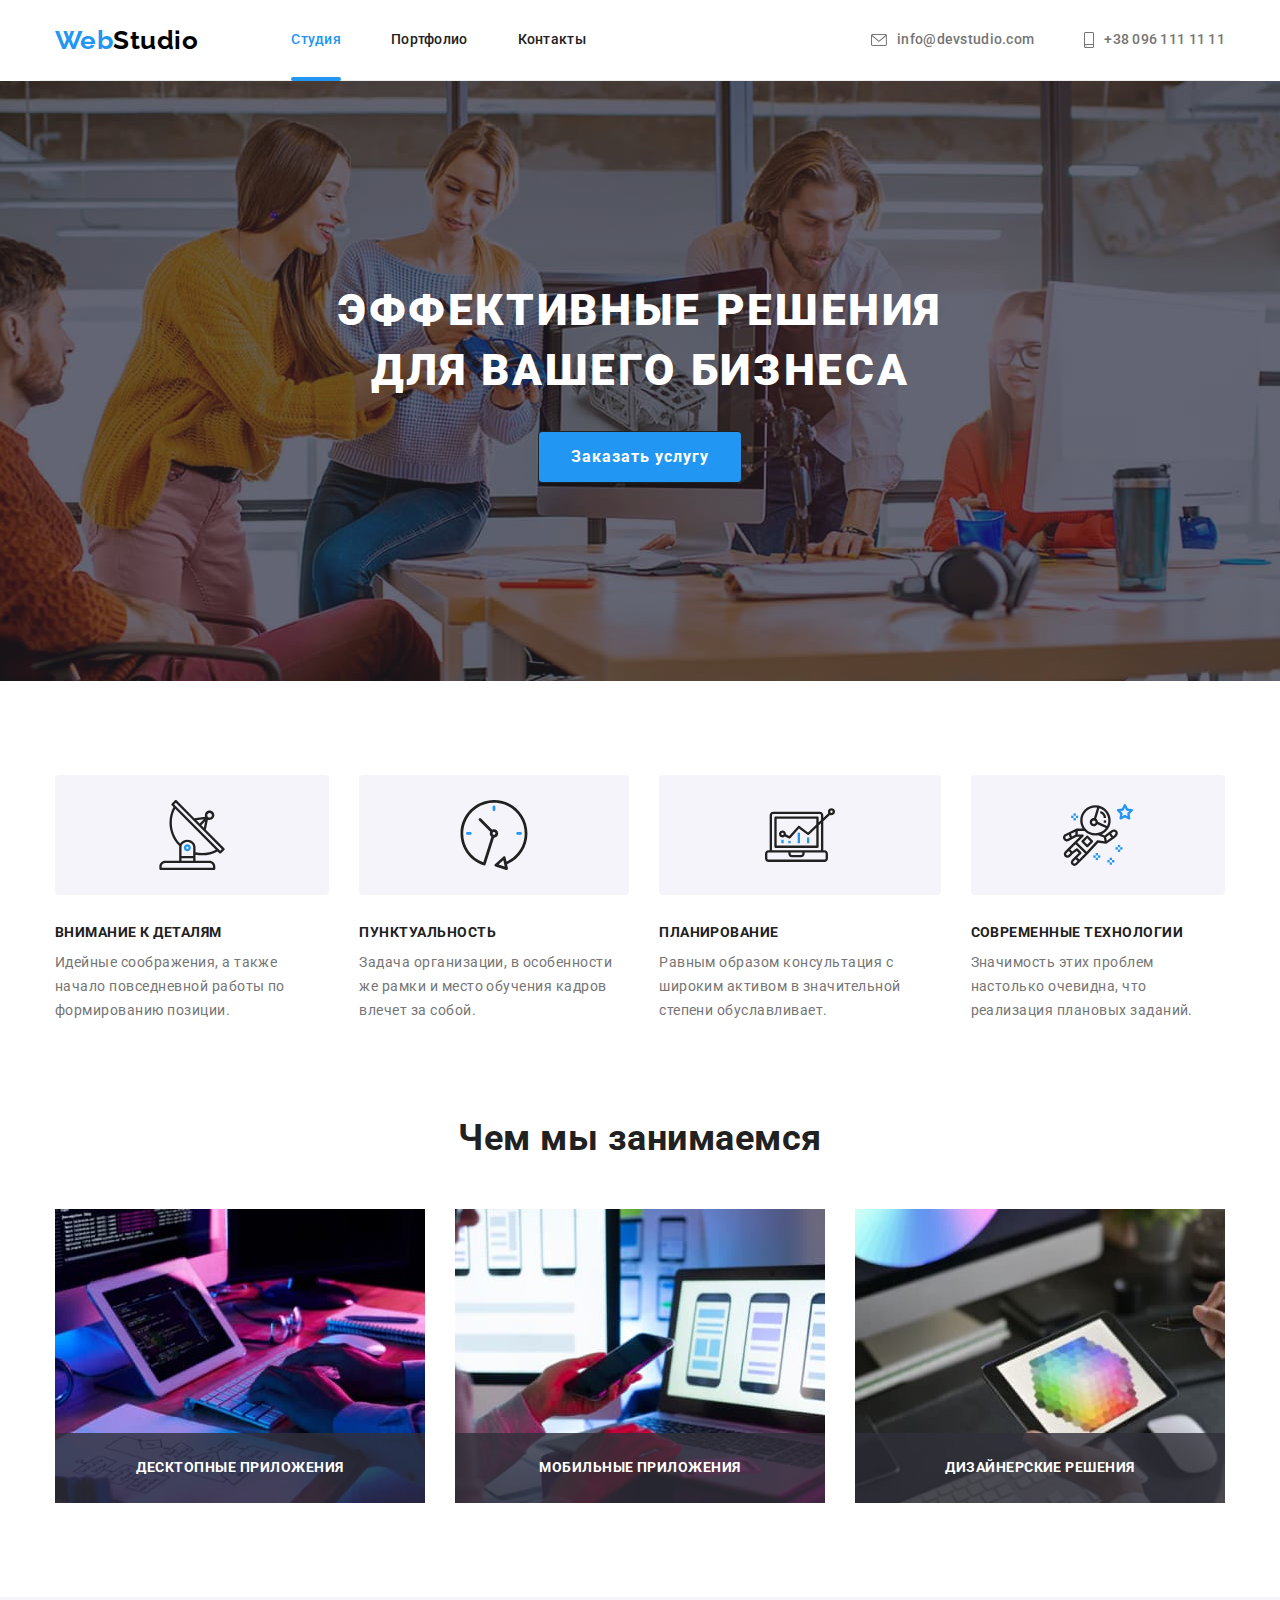
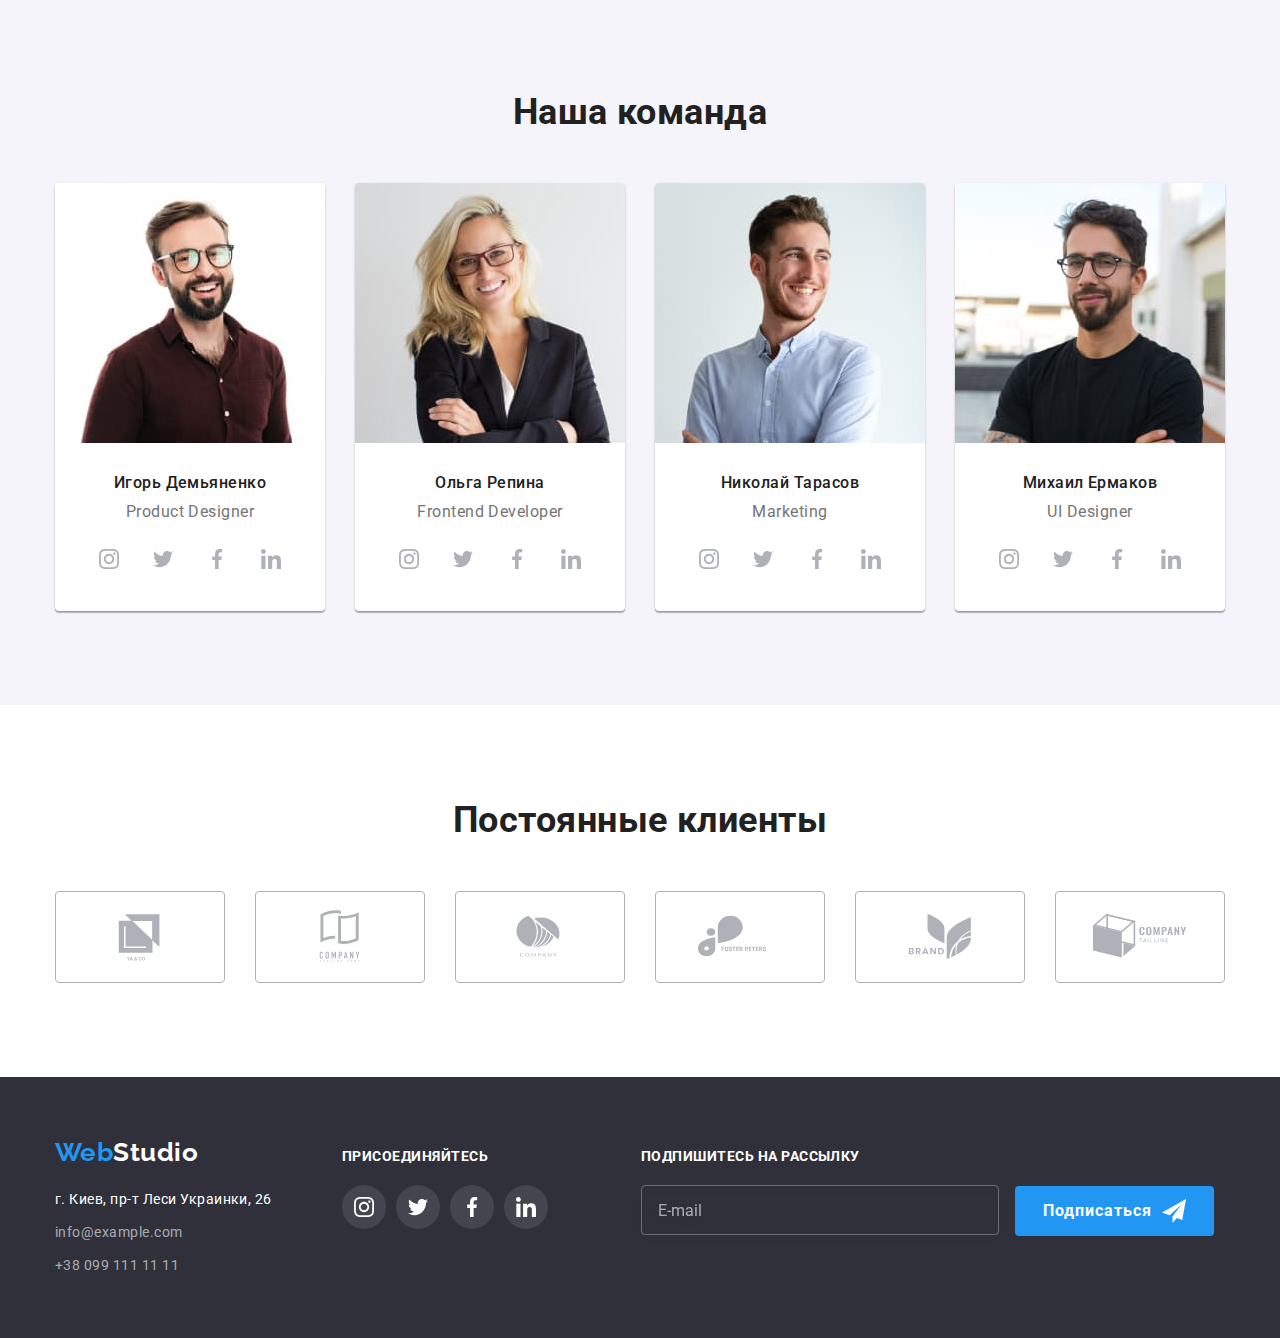
<file: index.html>
<!DOCTYPE html>
<html lang="ru">
  <head>
    <meta charset="UTF-8" />
    <meta http-equiv="X-UA-Compatible" content="IE=edge" />
    <meta name="viewport" content="width=device-width, initial-scale=1.0" />
    <title>Web Studio</title>
    <link
      href="https://fonts.googleapis.com/css2?family=Raleway:wght@700&family=Roboto:wght@400;500;700;900&display=swap"
      rel="stylesheet"
    />
    <link
      rel="stylesheet"
      href="https://cdnjs.cloudflare.com/ajax/libs/modern-normalize/1.0.0/modern-normalize.min.css"
    />
    <link rel="stylesheet" href="./css/main.min.css" />
  </head>
  <body>
    <!--Шапка сайта-->
    <header class="header">
      <div class="header__container">
        <a href="" class="header__logo logo"><span class="logo__accent">Web</span>Studio</a>
        <nav class="header__site-nav">
          <ul class="site-nav__list">
            <li class="site-nav__item"><a href="" class="site-nav__link current">Студия</a></li>
            <li class="site-nav__item">
              <a href="./portfolio.html" class="site-nav__link">Портфолио</a>
            </li>
            <li class="site-nav__item"><a href="" class="site-nav__link">Контакты</a></li>
          </ul>
        </nav>
        <ul class="contact-nav__list">
          <li class="contact-nav__item">
            <a href="mailto:info@devstudio.com" class="contact-nav__link">
              <svg class="contact-nav__icon" width="16" height="12">
                <use href="./images/icons.svg#icon-envelope"></use>
              </svg>
              info@devstudio.com</a
            >
          </li>
          <li class="contact-nav__item">
            <a href="tel:+380961111111" class="contact-nav__link">
              <svg class="contact-nav__icon" width="10" height="16">
                <use href="./images/icons.svg#icon-smartphone"></use>
              </svg>
              +38 096 111 11 11</a
            >
          </li>
        </ul>
      </div>
    </header>
    <!--Герой-->
    <main>
      <section class="hero">
        <div class="hero__container">
          <h1 class="hero__title">Эффективные решения для вашего бизнеса</h1>
          <button type="button" class="hero__button" data-modal-open>Заказать услугу</button>
        </div>
      </section>
      <!--Преимущества-->
      <section class="benefits">
        <div class="benefits__container">
          <h2 hidden>Преимущества</h2>
          <ul class="benefits__list">
            <li class="benefits__item">
              <div class="benefits__thumb">
                <svg class="benefits__icon">
                  <use href="./images/icons.svg#icon-antenna"></use>
                </svg>
              </div>
              <h3 class="benefits__title">Внимание к деталям</h3>
              <p class="benefits__text">
                Идейные соображения, а также начало повседневной работы по формированию позиции.
              </p>
            </li>
            <li class="benefits__item">
              <div class="benefits__thumb">
                <svg class="benefits__icon">
                  <use href="./images/icons.svg#icon-clock"></use>
                </svg>
              </div>
              <h3 class="benefits__title">Пунктуальность</h3>
              <p class="benefits__text">
                Задача организации, в особенности же рамки и место обучения кадров влечет за собой.
              </p>
            </li>
            <li class="benefits__item">
              <div class="benefits__thumb">
                <svg class="benefits__icon">
                  <use href="./images/icons.svg#icon-diagram"></use>
                </svg>
              </div>
              <h3 class="benefits__title">Планирование</h3>
              <p class="benefits__text">
                Равным образом консультация с широким активом в значительной степени обуславливает.
              </p>
            </li>
            <li class="benefits__item">
              <div class="benefits__thumb">
                <svg class="benefits__icon">
                  <use href="./images/icons.svg#icon-astronaut"></use>
                </svg>
              </div>
              <h3 class="benefits__title">Современные технологии</h3>
              <p class="benefits__text">
                Значимость этих проблем настолько очевидна, что реализация плановых заданий.
              </p>
            </li>
          </ul>
        </div>
      </section>
      <!--Сферы деятельности-->
      <section class="work">
        <div class="work__container">
          <h2 class="work__title">Чем мы занимаемся</h2>
          <ul class="work__list">
            <li class="work__item">
              <div class="work__img">
                <img src="./images/box1.jpg" alt="Работа за компьютером" width="370" height="294" />
                <div class="work__img-title">
                  <p class="work__img-label">Десктопные приложения</p>
                </div>
              </div>
            </li>
            <li class="work__item">
              <div class="work__img">
                <img src="./images/box2.jpg" alt="Работа за ноутбуком" width="370" height="294" />
                <div class="work__img-title">
                  <p class="work__img-label">Мобильные приложения</p>
                </div>
              </div>
            </li>
            <li class="work__item">
              <div class="work__img">
                <img src="./images/box3.jpg" alt="Работа за планшетом" width="370" height="294" />
                <div class="work__img-title">
                  <p class="work__img-label">Дизайнерские решения</p>
                </div>
              </div>
            </li>
          </ul>
        </div>
      </section>
      <!--Команда-->
      <section class="team">
        <div class="team__container">
          <h2 class="team__title">Наша команда</h2>
          <ul class="team__list">
            <li class="team__item">
              <div class="team__content">
                <img src="./images/team1.jpg" alt="Первый член команды" width="270" height="260" />
                <h3 class="team__name">Игорь Демьяненко</h3>
                <p lang="en" class="team__position">Product Designer</p>
                <ul class="team__social-list">
                  <li class="team__social-item">
                    <a class="team__social-link" href="">
                      <svg class="team__social-icon">
                        <use href="./images/icons.svg#icon-instagram"></use>
                      </svg>
                    </a>
                  </li>
                  <li class="team__social-item">
                    <a class="team__social-link" href="">
                      <svg class="team__social-icon">
                        <use href="./images/icons.svg#icon-twitter"></use>
                      </svg>
                    </a>
                  </li>
                  <li class="team__social-item">
                    <a class="team__social-link" href="">
                      <svg class="team__social-icon">
                        <use href="./images/icons.svg#icon-facebook"></use>
                      </svg>
                    </a>
                  </li>
                  <li class="team__social-item">
                    <a class="team__social-link" href="">
                      <svg class="team__social-icon">
                        <use href="./images/icons.svg#icon-linkedin"></use>
                      </svg>
                    </a>
                  </li>
                </ul>
              </div>
            </li>
            <li class="team__item">
              <div class="team__content">
                <img src="./images/team2.jpg" alt="Второй член команды" width="270" height="260" />
                <h3 class="team__name">Ольга Репина</h3>
                <p lang="en" class="team__position">Frontend Developer</p>
                <ul class="team__social-list">
                  <li class="team__social-item">
                    <a class="team__social-link" href="">
                      <svg class="team__social-icon">
                        <use href="./images/icons.svg#icon-instagram"></use>
                      </svg>
                    </a>
                  </li>
                  <li class="team__social-item">
                    <a class="team__social-link" href="">
                      <svg class="team__social-icon">
                        <use href="./images/icons.svg#icon-twitter"></use>
                      </svg>
                    </a>
                  </li>
                  <li class="team__social-item">
                    <a class="team__social-link" href="">
                      <svg class="team__social-icon">
                        <use href="./images/icons.svg#icon-facebook"></use>
                      </svg>
                    </a>
                  </li>
                  <li class="team__social-item">
                    <a class="team__social-link" href="">
                      <svg class="team__social-icon">
                        <use href="./images/icons.svg#icon-linkedin"></use>
                      </svg>
                    </a>
                  </li>
                </ul>
              </div>
            </li>
            <li class="team__item">
              <div class="team__content">
                <img src="./images/team3.jpg" alt="Третий член команды" width="270" height="260" />
                <h3 class="team__name">Николай Тарасов</h3>
                <p lang="en" class="team__position">Marketing</p>
                <ul class="team__social-list">
                  <li class="team__social-item">
                    <a class="team__social-link" href="">
                      <svg class="team__social-icon">
                        <use href="./images/icons.svg#icon-instagram"></use>
                      </svg>
                    </a>
                  </li>
                  <li class="team__social-item">
                    <a class="team__social-link" href="">
                      <svg class="team__social-icon">
                        <use href="./images/icons.svg#icon-twitter"></use>
                      </svg>
                    </a>
                  </li>
                  <li class="team__social-item">
                    <a class="team__social-link" href="">
                      <svg class="team__social-icon">
                        <use href="./images/icons.svg#icon-facebook"></use>
                      </svg>
                    </a>
                  </li>
                  <li class="team__social-item">
                    <a class="team__social-link" href="">
                      <svg class="team__social-icon">
                        <use href="./images/icons.svg#icon-linkedin"></use>
                      </svg>
                    </a>
                  </li>
                </ul>
              </div>
            </li>
            <li class="team__item">
              <div class="team__content">
                <img
                  src="./images/team4.jpg"
                  alt="Четвертый член команды"
                  width="270"
                  height="260"
                />
                <h3 class="team__name">Михаил Ермаков</h3>
                <p lang="en" class="team__position">UI Designer</p>
                <ul class="team__social-list">
                  <li class="team__social-item">
                    <a class="team__social-link" href="">
                      <svg class="team__social-icon">
                        <use href="./images/icons.svg#icon-instagram"></use>
                      </svg>
                    </a>
                  </li>
                  <li class="team__social-item">
                    <a class="team__social-link" href="">
                      <svg class="team__social-icon">
                        <use href="./images/icons.svg#icon-twitter"></use>
                      </svg>
                    </a>
                  </li>
                  <li class="team__social-item">
                    <a class="team__social-link" href="">
                      <svg class="team__social-icon">
                        <use href="./images/icons.svg#icon-facebook"></use>
                      </svg>
                    </a>
                  </li>
                  <li class="team__social-item">
                    <a class="team__social-link" href="">
                      <svg class="team__social-icon">
                        <use href="./images/icons.svg#icon-linkedin"></use>
                      </svg>
                    </a>
                  </li>
                </ul>
              </div>
            </li>
          </ul>
        </div>
      </section>
      <!--Клиенты-->
      <section class="clients">
        <div class="clients__container">
          <h2 class="clients__title">Постоянные клиенты</h2>
          <ul class="clients__list">
            <li class="clients__item">
              <a class="clients__link" href="">
                <svg class="clients__logo">
                  <use href="./images/icons.svg#icon-Logo1"></use>
                </svg>
              </a>
            </li>
            <li class="clients__item">
              <a class="clients__link" href="">
                <svg class="clients__logo">
                  <use href="./images/icons.svg#icon-Logo2"></use>
                </svg>
              </a>
            </li>
            <li class="clients__item">
              <a class="clients__link" href="">
                <svg class="clients__logo">
                  <use href="./images/icons.svg#icon-Logo3"></use>
                </svg>
              </a>
            </li>
            <li class="clients__item">
              <a class="clients__link" href="">
                <svg class="clients__logo">
                  <use href="./images/icons.svg#icon-Logo4"></use>
                </svg>
              </a>
            </li>
            <li class="clients__item">
              <a class="clients__link" href="">
                <svg class="clients__logo">
                  <use href="./images/icons.svg#icon-Logo5"></use>
                </svg>
              </a>
            </li>
            <li class="clients__item">
              <a class="clients__link" href="">
                <svg class="clients__logo">
                  <use href="./images/icons.svg#icon-Logo6"></use>
                </svg>
              </a>
            </li>
          </ul>
        </div>
      </section>
    </main>
    <!--Подвал сайта-->
    <footer class="footer">
      <div class="footer__container-blocks">
        <div class="footer__contact">
          <a href="" class="footer__logo logo"><span class="logo__accent">Web</span>Studio</a>
          <address class="footer__address">г. Киев, пр-т Леси Украинки, 26</address>
          <ul class="footer__contact-list">
            <li class="footer__contact-item">
              <a href="mailto:info@example.com" class="footer__contact-link">info@example.com</a>
            </li>
            <li class="footer__contact-item">
              <a href="tel:+380991111111" class="footer__contact-link">+38 099 111 11 11</a>
            </li>
          </ul>
        </div>
        <div class="footer__join">
          <h1 class="footer__join-title">Присоединяйтесь</h1>
          <ul class="footer__join-list">
            <li class="footer__join-item">
              <a class="footer__join-link" href="">
                <svg class="footer__join-icon">
                  <use href="./images/icons.svg#icon-instagram"></use>
                </svg>
              </a>
            </li>
            <li class="footer__join-item">
              <a class="footer__join-link" href="">
                <svg class="footer__join-icon">
                  <use href="./images/icons.svg#icon-twitter"></use>
                </svg>
              </a>
            </li>
            <li class="footer__join-item">
              <a class="footer__join-link" href="">
                <svg class="footer__join-icon">
                  <use href="./images/icons.svg#icon-facebook"></use>
                </svg>
              </a>
            </li>
            <li class="footer__join-item">
              <a class="footer__join-link" href="">
                <svg class="footer__join-icon">
                  <use href="./images/icons.svg#icon-linkedin"></use>
                </svg>
              </a>
            </li>
          </ul>
        </div>
        <div class="footer__sub">
          <h2 class="footer__sub-title">Подпишитесь на рассылку</h2>
          <form>
            <label for="email" class="footer__sub-label">
              <input
                class="footer__sub-input"
                type="email"
                name="mail"
                id="email"
                placeholder="E-mail"
              />
            </label>
            <button class="footer__sub-btn">
              Подписаться
              <svg class="footer__sub-icon" width="24" height="24">
                <use href="./images/icons.svg#icon-send"></use>
              </svg>
            </button>
          </form>
        </div>
      </div>
    </footer>

    <!--Модальное окно-->

    <div class="backdrop is-hidden" data-modal>
      <div class="modal">
        <button type="button" class="modal__button-closed" data-modal-close>
          <svg class="modal__button-icon" width="18" height="18">
            <use href="./images/icons.svg#icon-close-black-18dp-2-1"></use>
          </svg>
        </button>

        <form class="form">
          <strong class="form__title">Оставьте свои данные, мы вам перезвоним</strong>
          <div class="form__group">
            <label for="name" class="form__label">Имя</label>
            <input class="form__input" type="text" name="user-name" id="name" autofocus />
            <svg class="form__icon" width="18" height="18">
              <use href="./images/icons.svg#person"></use>
            </svg>
          </div>

          <div class="form__group">
            <label for="tel" class="form__label">Телефон</label>
            <input class="form__input" type="tel" name="tel" id="tel" />
            <svg class="form__icon" width="18" height="18">
              <use href="./images/icons.svg#phone"></use>
            </svg>
          </div>

          <div class="form__group">
            <label for="mail" class="form__label">Почта</label>
            <input class="form__input" type="email" name="mail" id="mail" />
            <svg class="form__icon" width="18" height="18">
              <use href="./images/icons.svg#email"></use>
            </svg>
          </div>

          <div class="form__group">
            <label for="comment" class="form__label">Комментарий</label>
            <textarea
              class="form__comment"
              name="comment"
              id="comment"
              placeholder="Введите текст"
              rows="5"
            ></textarea>
          </div>

          <label class="form__group-check">
            <input class="form__input-check" type="checkbox" name="policy" />
            <span class="form__icon-check"></span>
            <span class="form__label-check"
              >Соглашаюсь с рассылкой и принимаю
              <a href="" class="form__link-check">Условия договора</a>
            </span>
          </label>

          <button class="form__button" type="submit">Отправить</button>
        </form>
      </div>
    </div>

    <script src="./js/modal.js"></script>
  </body>
</html>
</file>
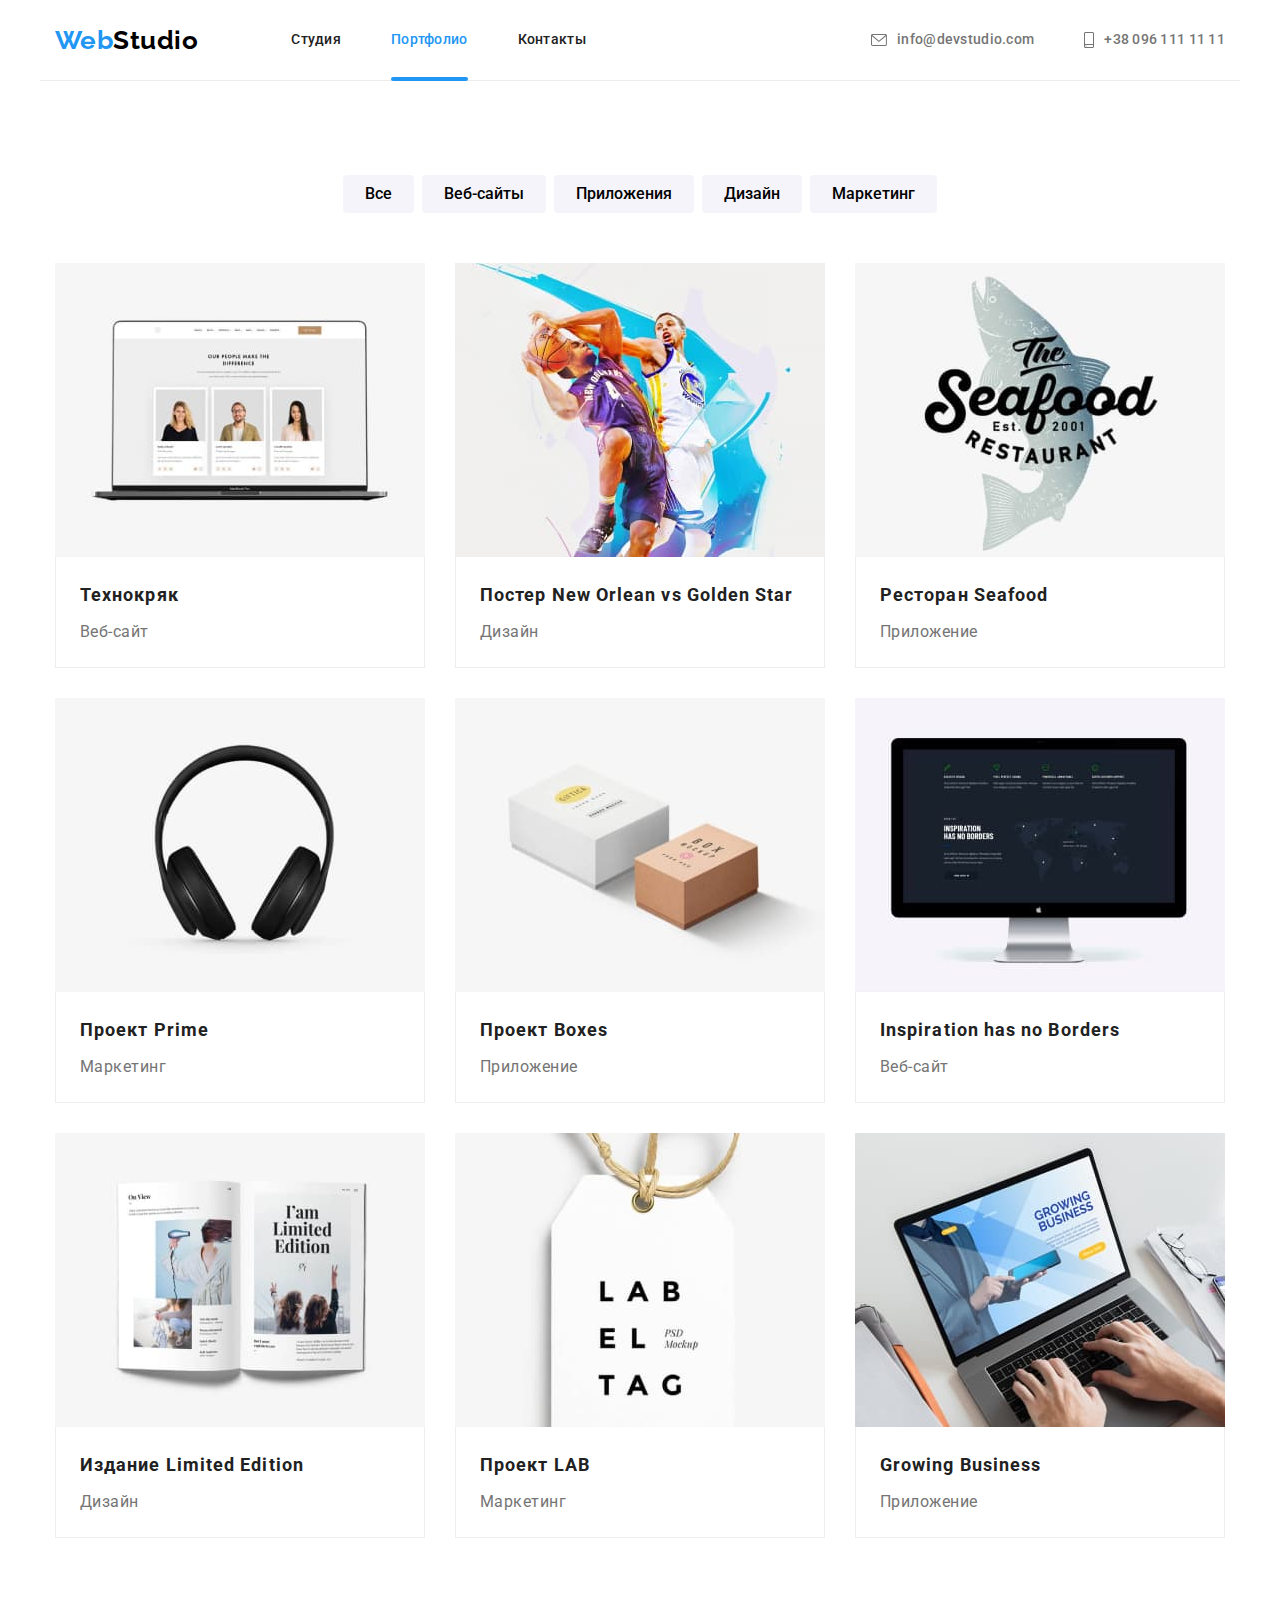
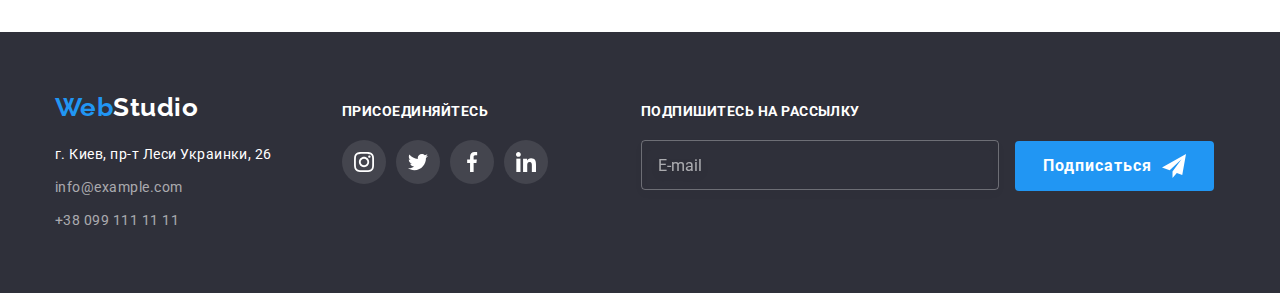
<file: portfolio.html>
<!DOCTYPE html>
<html lang="ru">
  <head>
    <meta charset="UTF-8" />
    <meta http-equiv="X-UA-Compatible" content="IE=edge" />
    <meta name="viewport" content="width=device-width, initial-scale=1.0" />
    <title>Web Studio</title>
    <link
      href="https://fonts.googleapis.com/css2?family=Raleway:wght@700&family=Roboto:wght@400;500;700;900&display=swap"
      rel="stylesheet"
    />
    <link
      rel="stylesheet"
      href="https://cdnjs.cloudflare.com/ajax/libs/modern-normalize/1.0.0/modern-normalize.min.css"
    />
    <link rel="stylesheet" href="./css/main.min.css" />
  </head>
  <body>
    <!--Шапка сайта-->
    <header class="header">
      <div class="header__container">
        <a href="" class="header__logo logo"><span class="logo__accent">Web</span>Studio</a>
        <nav class="header__site-nav">
          <ul class="site-nav__list">
            <li class="site-nav__item"><a href="./index.html" class="site-nav__link">Студия</a></li>
            <li class="site-nav__item">
              <a href="" class="site-nav__link current">Портфолио</a>
            </li>
            <li class="site-nav__item"><a href="" class="site-nav__link">Контакты</a></li>
          </ul>
        </nav>
        <ul class="contact-nav__list">
          <li class="contact-nav__item">
            <a href="mailto:info@devstudio.com" class="contact-nav__link">
              <svg class="contact-nav__icon" width="16" height="12">
                <use href="./images/icons.svg#icon-envelope"></use>
              </svg>
              info@devstudio.com</a
            >
          </li>
          <li class="contact-nav__item">
            <a href="tel:+380961111111" class="contact-nav__link">
              <svg class="contact-nav__icon" width="10" height="16">
                <use href="./images/icons.svg#icon-smartphone"></use>
              </svg>
              +38 096 111 11 11</a
            >
          </li>
        </ul>
      </div>
    </header>
    <!--Портфолио-->
    <main>
      <section class="portfolio">
        <div class="portfolio__container">
          <h1 hidden>Портфолио</h1>
          <ul class="portfolio__button">
            <li class="portfolio__button-item">
              <button type="button" class="portfolio__button-list">Все</button>
            </li>
            <li class="portfolio__button-item">
              <button type="button" class="portfolio__button-list">Веб-сайты</button>
            </li>
            <li class="portfolio__button-item">
              <button type="button" class="portfolio__button-list">Приложения</button>
            </li>
            <li class="portfolio__button-item">
              <button type="button" class="portfolio__button-list">Дизайн</button>
            </li>
            <li class="portfolio__button-item">
              <button type="button" class="portfolio__button-list">Маркетинг</button>
            </li>
          </ul>
          <ul class="portfolio__list">
            <li class="portfolio__item">
              <div class="portfolio__img">
                <img
                  src="./images/web.jpg"
                  alt="Ноутбук с изображением членов команды"
                  width="370"
                  height="294"
                />
                <div class="portfolio__overlay">
                  <p class="portfolio__text">
                    Ресурс предлагает комплексные предложения с разным уровнем функционала и
                    сервисов. Все это позволит посетителю получить исчерпывающие сведения о компании
                    или частном лице.
                  </p>
                </div>
              </div>
              <div class="portfolio__content">
                <h2 class="portfolio__title">Технокряк</h2>
                <p class="portfolio__direction">Веб-сайт</p>
              </div>
            </li>
            <li class="portfolio__item">
              <div class="portfolio__img">
                <img
                  src="./images/poster.jpg"
                  alt="Два баскетболиста борются"
                  width="370"
                  height="294"
                />
                <div class="portfolio__overlay">
                  <p class="portfolio__text">
                    Ресурс предлагает комплексные предложения с разным уровнем функционала и
                    сервисов. Все это позволит посетителю получить исчерпывающие сведения о компании
                    или частном лице.
                  </p>
                </div>
              </div>
              <div class="portfolio__content">
                <h2 class="portfolio__title">
                  Постер <span lang="en">New Orlean vs Golden Star</span>
                </h2>
                <p class="portfolio__direction">Дизайн</p>
              </div>
            </li>
            <li class="portfolio__item">
              <div class="portfolio__img">
                <img
                  src="./images/restaurant.jpg"
                  alt="Название ресторана на фоне кита"
                  width="370"
                  height="294"
                />
                <div class="portfolio__overlay">
                  <p class="portfolio__text">
                    Ресурс предлагает комплексные предложения с разным уровнем функционала и
                    сервисов. Все это позволит посетителю получить исчерпывающие сведения о компании
                    или частном лице.
                  </p>
                </div>
              </div>
              <div class="portfolio__content">
                <h2 class="portfolio__title">Ресторан <span lang="en">Seafood</span></h2>
                <p class="portfolio__direction">Приложение</p>
              </div>
            </li>
            <li class="portfolio__item">
              <div class="portfolio__img">
                <img src="./images/prime.jpg" alt="Наушники" width="370" height="294" />
                <div class="portfolio__overlay">
                  <p class="portfolio__text">
                    Ресурс предлагает комплексные предложения с разным уровнем функционала и
                    сервисов. Все это позволит посетителю получить исчерпывающие сведения о компании
                    или частном лице.
                  </p>
                </div>
              </div>
              <div class="portfolio__content">
                <h2 class="portfolio__title">Проект <span lang="en">Prime</span></h2>
                <p class="portfolio__direction">Маркетинг</p>
              </div>
            </li>
            <li class="portfolio__item">
              <div class="portfolio__img">
                <img
                  src="./images/boxes.jpg"
                  alt="Две маленькие коробки"
                  width="370"
                  height="294"
                />
                <div class="portfolio__overlay">
                  <p class="portfolio__text">
                    Ресурс предлагает комплексные предложения с разным уровнем функционала и
                    сервисов. Все это позволит посетителю получить исчерпывающие сведения о компании
                    или частном лице.
                  </p>
                </div>
              </div>
              <div class="portfolio__content">
                <h2 class="portfolio__title">Проект <span lang="en">Boxes</span></h2>
                <p class="portfolio__direction">Приложение</p>
              </div>
            </li>
            <li class="portfolio__item">
              <div class="portfolio__img">
                <img
                  src="./images/inspiration.jpg"
                  alt="Монитор компьютера с изображением веб-сайта"
                  width="370"
                  height="294"
                />
                <div class="portfolio__overlay">
                  <p class="portfolio__text">
                    Ресурс предлагает комплексные предложения с разным уровнем функционала и
                    сервисов. Все это позволит посетителю получить исчерпывающие сведения о компании
                    или частном лице.
                  </p>
                </div>
              </div>
              <div class="portfolio__content">
                <h2 lang="en" class="portfolio__title">Inspiration has no Borders</h2>
                <p class="portfolio__direction">Веб-сайт</p>
              </div>
            </li>
            <li class="portfolio__item">
              <div class="portfolio__img">
                <img src="./images/edition.jpg" alt="Журнал" width="370" height="294" />
                <div class="portfolio__overlay">
                  <p class="portfolio__text">
                    Ресурс предлагает комплексные предложения с разным уровнем функционала и
                    сервисов. Все это позволит посетителю получить исчерпывающие сведения о компании
                    или частном лице.
                  </p>
                </div>
              </div>
              <div class="portfolio__content">
                <h2 class="portfolio__title">Издание <span lang="en">Limited Edition</span></h2>
                <p class="portfolio__direction">Дизайн</p>
              </div>
            </li>
            <li class="portfolio__item">
              <div class="portfolio__img">
                <img
                  src="./images/lab.jpg"
                  alt="Ярлык с названием проекта"
                  width="370"
                  height="294"
                />
                <div class="portfolio__overlay">
                  <p class="portfolio__text">
                    Ресурс предлагает комплексные предложения с разным уровнем функционала и
                    сервисов. Все это позволит посетителю получить исчерпывающие сведения о компании
                    или частном лице.
                  </p>
                </div>
              </div>
              <div class="portfolio__content">
                <h2 class="portfolio__title">Проект <span lang="en">LAB</span></h2>
                <p class="portfolio__direction">Маркетинг</p>
              </div>
            </li>
            <li class="portfolio__item">
              <div class="portfolio__img">
                <img
                  src="./images/gb.jpg"
                  alt="Ноутбук с названием приложения"
                  width="370"
                  height="294"
                />
                <div class="portfolio__overlay">
                  <p class="portfolio__text">
                    Ресурс предлагает комплексные предложения с разным уровнем функционала и
                    сервисов. Все это позволит посетителю получить исчерпывающие сведения о компании
                    или частном лице.
                  </p>
                </div>
              </div>
              <div class="portfolio__content">
                <h2 lang="en" class="portfolio__title">Growing Business</h2>
                <p class="portfolio__direction">Приложение</p>
              </div>
            </li>
          </ul>
        </div>
      </section>
    </main>
    <!--Подвал сайта-->
    <footer class="footer">
      <div class="footer__container-blocks">
        <div class="footer__contact">
          <a href="" class="footer__logo logo"><span class="logo__accent">Web</span>Studio</a>
          <address class="footer__address">г. Киев, пр-т Леси Украинки, 26</address>
          <ul class="footer__contact-list">
            <li class="footer__contact-item">
              <a href="mailto:info@example.com" class="footer__contact-link">info@example.com</a>
            </li>
            <li class="footer__contact-item">
              <a href="tel:+380991111111" class="footer__contact-link">+38 099 111 11 11</a>
            </li>
          </ul>
        </div>
        <div class="footer__join">
          <h1 class="footer__join-title">Присоединяйтесь</h1>
          <ul class="footer__join-list">
            <li class="footer__join-item">
              <a class="footer__join-link" href="">
                <svg class="footer__join-icon">
                  <use href="./images/icons.svg#icon-instagram"></use>
                </svg>
              </a>
            </li>
            <li class="footer__join-item">
              <a class="footer__join-link" href="">
                <svg class="footer__join-icon">
                  <use href="./images/icons.svg#icon-twitter"></use>
                </svg>
              </a>
            </li>
            <li class="footer__join-item">
              <a class="footer__join-link" href="">
                <svg class="footer__join-icon">
                  <use href="./images/icons.svg#icon-facebook"></use>
                </svg>
              </a>
            </li>
            <li class="footer__join-item">
              <a class="footer__join-link" href="">
                <svg class="footer__join-icon">
                  <use href="./images/icons.svg#icon-linkedin"></use>
                </svg>
              </a>
            </li>
          </ul>
        </div>
        <div class="footer__sub">
          <h2 class="footer__sub-title">Подпишитесь на рассылку</h2>
          <form>
            <label for="email" class="footer__sub-label">
              <input
                class="footer__sub-input"
                type="email"
                name="mail"
                id="email"
                placeholder="E-mail"
              />
            </label>
            <button class="footer__sub-btn">
              Подписаться
              <svg class="footer__sub-icon" width="24" height="24">
                <use href="./images/icons.svg#icon-send"></use>
              </svg>
            </button>
          </form>
        </div>
      </div>
    </footer>
    <script src="./js/modal.js"></script>
  </body>
</html>
</file>
<file: css/main.min.css>
.work__title,.team__title,.clients__title{margin-bottom:50px;font-weight:700;font-size:36px;line-height:1.17;text-align:center}.hero__button,.footer__sub-btn,.form__button{border-radius:4px;border:none;color:#fff;background-color:#2196f3;cursor:pointer;font-family:inherit;font-weight:700;font-size:16px;line-height:1.88;letter-spacing:0.06em;-webkit-transition:background-color 250ms cubic-bezier(0.4, 0, 0.2, 1),-webkit-box-shadow 250ms cubic-bezier(0.4, 0, 0.2, 1);transition:background-color 250ms cubic-bezier(0.4, 0, 0.2, 1),-webkit-box-shadow 250ms cubic-bezier(0.4, 0, 0.2, 1);transition:background-color 250ms cubic-bezier(0.4, 0, 0.2, 1),box-shadow 250ms cubic-bezier(0.4, 0, 0.2, 1);transition:background-color 250ms cubic-bezier(0.4, 0, 0.2, 1),box-shadow 250ms cubic-bezier(0.4, 0, 0.2, 1),-webkit-box-shadow 250ms cubic-bezier(0.4, 0, 0.2, 1)}.hero__button:hover,.footer__sub-btn:hover,.form__button:hover,.hero__button:focus,.footer__sub-btn:focus,.form__button:focus{background-color:#188ce8;-webkit-box-shadow:0px 4px 4px rgba(0,0,0,0.15);box-shadow:0px 4px 4px rgba(0,0,0,0.15)}body{background-color:#fff;color:#212121;font-family:Roboto, sans-serif;letter-spacing:0.03em}img{display:block;max-width:100%;height:auto}ul{list-style:none}h1,h2,h3,p,ul{padding:0;margin:0}a{text-decoration:none}[class*='__container']{width:1200px;margin-left:auto;margin-right:auto;padding-left:15px;padding-right:15px}.logo{color:#000000;font-family:'Raleway';font-weight:700;font-size:26px;line-height:1.19;text-decoration:none}.logo__accent{color:#2196f3}.header__container{display:-webkit-box;display:-ms-flexbox;display:flex;-webkit-box-align:center;-ms-flex-align:center;align-items:center;border-bottom:1px solid #ececec}.site-nav__list{display:-webkit-box;display:-ms-flexbox;display:flex;margin-left:93px}.site-nav__item+.site-nav__item,.contact-nav__item+.contact-nav__item{margin-left:50px}.site-nav__link,.contact-nav__link{display:-webkit-box;display:-ms-flexbox;display:flex;padding-top:32px;padding-bottom:32px;font-weight:500;font-size:14px;line-height:1.14;letter-spacing:0.02em;text-decoration:none;-webkit-transition:color 250ms cubic-bezier(0.4, 0, 0.2, 1);transition:color 250ms cubic-bezier(0.4, 0, 0.2, 1)}.site-nav__link:hover,.site-nav__link:focus,.contact-nav__link:hover,.contact-nav__link:focus{color:#2196f3}.site-nav__link{position:relative;color:#212121}.site-nav__link.current{color:#2196f3}.site-nav__link.current::after{content:'';display:block;position:absolute;width:100%;height:4px;bottom:-1px;border-radius:2px;background-color:#2196f3}.contact-nav__list{display:-webkit-box;display:-ms-flexbox;display:flex;margin-left:auto}.contact-nav__link{color:#757575}.contact-nav__icon{margin-right:10px;fill:#757575;-ms-flex-item-align:center;-ms-grid-row-align:center;align-self:center;-webkit-transition:fill 250ms cubic-bezier(0.4, 0, 0.2, 1);transition:fill 250ms cubic-bezier(0.4, 0, 0.2, 1)}.contact-nav__link:hover .contact-nav__icon{fill:#2196f3}.hero{max-width:1600px;height:600px;margin-left:auto;margin-right:auto;padding:200px 0;text-align:center;background-color:#2f303a;background-image:-webkit-gradient(linear, left top, right top, from(rgba(47,48,58,0.4)), to(rgba(47,48,58,0.4))),url(../images/hero.jpg);background-image:linear-gradient(to right, rgba(47,48,58,0.4), rgba(47,48,58,0.4)),url(../images/hero.jpg);background-repeat:no-repeat;background-size:cover;background-position:center}.hero__title{width:696px;margin:0 auto;margin-bottom:30px;color:#fff;font-weight:900;font-size:44px;line-height:1.36;text-transform:uppercase;letter-spacing:0.06em}.hero__button{border:1px solid #212121;padding:10px 32px}.benefits{padding-top:94px;padding-bottom:47px}.benefits__list{display:-webkit-box;display:-ms-flexbox;display:flex}.benefits__item+.benefits__item{margin-left:30px}.benefits__thumb{display:-webkit-box;display:-ms-flexbox;display:flex;height:120px;margin-bottom:30px;background-color:#f5f4fa;border-radius:4px;-webkit-box-pack:center;-ms-flex-pack:center;justify-content:center;-webkit-box-align:center;-ms-flex-align:center;align-items:center}.benefits__icon{width:70px;height:70px}.benefits__title{margin-bottom:10px;font-weight:700;font-size:14px;line-height:1.14;text-transform:uppercase}.benefits__text{color:#757575;font-size:14px;line-height:1.71}.work{padding-top:47px;padding-bottom:94px}.work__list{position:relative;display:-webkit-box;display:-ms-flexbox;display:flex;-webkit-box-pack:center;-ms-flex-pack:center;justify-content:center}.work__item+.work__item{margin-left:30px}.work__img{position:relative}.work__img-title{display:inline-block;position:absolute;width:100%;height:70px;bottom:0;background:rgba(47,48,58,0.8)}.work__img-label{padding-top:27px;padding-bottom:27px;font-weight:700;font-size:14px;line-height:1.14;text-align:center;text-transform:uppercase;color:#fff}.team{background-color:#f5f4fa;padding-top:94px;padding-bottom:94px}.team__list{display:-webkit-box;display:-ms-flexbox;display:flex;-webkit-box-pack:center;-ms-flex-pack:center;justify-content:center}.team__item+.team__item{margin-left:30px}.team__content{display:block;background-color:#fff;overflow:hidden;border-radius:4px;-webkit-box-shadow:0px 2px 1px 0px rgba(0,0,0,0.2),0px 1px 1px 0px rgba(0,0,0,0.14),0px 1px 3px 0px rgba(0,0,0,0.12);box-shadow:0px 2px 1px 0px rgba(0,0,0,0.2),0px 1px 1px 0px rgba(0,0,0,0.14),0px 1px 3px 0px rgba(0,0,0,0.12)}.team__name{margin-top:30px;margin-bottom:10px;font-weight:500;font-size:16px;line-height:1.19;text-align:center}.team__position{padding-bottom:16px;color:#757575;font-size:16px;line-height:1.19;text-align:center}.team__social-list{display:-webkit-box;display:-ms-flexbox;display:flex;margin-bottom:30px;margin-left:32px;margin-right:32px}.team__social-item+.team__social-item{margin-left:10px}.team__social-link{display:-webkit-box;display:-ms-flexbox;display:flex;-webkit-box-pack:center;-ms-flex-pack:center;justify-content:center;-webkit-box-align:center;-ms-flex-align:center;align-items:center;width:44px;height:44px;background-color:#fff;border-radius:50%;-webkit-transition:background-color 250ms cubic-bezier(0.4, 0, 0.2, 1);transition:background-color 250ms cubic-bezier(0.4, 0, 0.2, 1)}.team__social-link:hover{background-color:#2196f3}.team__social-icon{width:20px;height:20px;fill:#afb1b8;-webkit-transition:fill 250ms cubic-bezier(0.4, 0, 0.2, 1);transition:fill 250ms cubic-bezier(0.4, 0, 0.2, 1)}.team__social-link:hover .team__social-icon{fill:#fff}.clients{padding-top:94px;padding-bottom:94px}.clients__list{display:-webkit-box;display:-ms-flexbox;display:flex}.clients__link{display:-webkit-box;display:-ms-flexbox;display:flex;-webkit-box-pack:center;-ms-flex-pack:center;justify-content:center;-webkit-box-align:center;-ms-flex-align:center;align-items:center;width:170px;height:92px;border:1px solid #afb1b8;border-radius:4px;-webkit-transition:border 250ms cubic-bezier(0.4, 0, 0.2, 1);transition:border 250ms cubic-bezier(0.4, 0, 0.2, 1)}.clients__link:hover{border:1px solid #2196f3}.clients__item:not(:last-child){margin-right:30px}.clients__logo{width:106px;height:60px;fill:#afb1b8;-webkit-transition:fill 250ms cubic-bezier(0.4, 0, 0.2, 1);transition:fill 250ms cubic-bezier(0.4, 0, 0.2, 1)}.clients__link:hover .clients__logo{fill:#2196f3}.footer{background-color:#2f303a;padding-top:60px;padding-bottom:60px}.footer__container-blocks{display:-webkit-box;display:-ms-flexbox;display:flex;-webkit-box-align:baseline;-ms-flex-align:baseline;align-items:baseline}.footer__contact{margin-right:70px}.footer__logo{color:#fff}.footer__address{margin-top:20px;margin-bottom:9px;color:#fff;font-style:normal;font-size:14px;line-height:1.71}.footer__contact-item+.footer__contact-item{margin-top:9px}.footer__contact-link{display:block;color:rgba(255,255,255,0.6);font-size:14px;line-height:1.71;-webkit-transition:color 250ms cubic-bezier(0.4, 0, 0.2, 1);transition:color 250ms cubic-bezier(0.4, 0, 0.2, 1)}.footer__contact-link:hover,.footer__contact-link:focus{color:#2196f3}.footer__join-title,.footer__sub-title{margin-bottom:20px;font-weight:700;font-size:14px;line-height:1.14;text-transform:uppercase;color:#fff}.footer__join-list{display:-webkit-box;display:-ms-flexbox;display:flex;margin-right:93px}.footer__join-item+.footer__join-item{margin-left:10px}.footer__join-link{display:-webkit-box;display:-ms-flexbox;display:flex;-webkit-box-pack:center;-ms-flex-pack:center;justify-content:center;-webkit-box-align:center;-ms-flex-align:center;align-items:center;width:44px;height:44px;background-color:rgba(255,255,255,0.1);border-radius:50%;-webkit-transition:background-color 250ms cubic-bezier(0.4, 0, 0.2, 1),color 250ms cubic-bezier(0.4, 0, 0.2, 1);transition:background-color 250ms cubic-bezier(0.4, 0, 0.2, 1),color 250ms cubic-bezier(0.4, 0, 0.2, 1)}.footer__join-link:hover{background-color:#2196f3}.footer__join-icon{width:20px;height:20px;fill:#fff}.footer__sub-label{display:inline-block;margin-right:12px}.footer__sub-input{width:358px;height:50px;padding:15px 16px;background-color:transparent;border:1px solid rgba(255,255,255,0.3);-webkit-filter:drop-shadow(0px 4px 4px rgba(0,0,0,0.15));filter:drop-shadow(0px 4px 4px rgba(0,0,0,0.15));border-radius:4px}.footer__sub-input::-webkit-input-placeholder{font-size:16px;line-height:1.25;color:rgba(255,255,255,0.6)}.footer__sub-input:-ms-input-placeholder{font-size:16px;line-height:1.25;color:rgba(255,255,255,0.6)}.footer__sub-input::-ms-input-placeholder{font-size:16px;line-height:1.25;color:rgba(255,255,255,0.6)}.footer__sub-input::placeholder{font-size:16px;line-height:1.25;color:rgba(255,255,255,0.6)}.footer__sub-btn{display:-webkit-inline-box;display:-ms-inline-flexbox;display:inline-flex;padding:10px 28px}.footer__sub-icon{margin-left:10px;-ms-flex-item-align:center;-ms-grid-row-align:center;align-self:center}.backdrop{position:fixed;top:0;left:0;width:100%;height:100%;background-color:rgba(0,0,0,0.2);-webkit-transition:opacity 250ms cubic-bezier(0.4, 0, 0.2, 1);transition:opacity 250ms cubic-bezier(0.4, 0, 0.2, 1)}.backdrop.is-hidden{opacity:0;pointer-events:none}.modal{position:absolute;top:50%;left:50%;-webkit-transform:translate(-50%, -50%);transform:translate(-50%, -50%);padding:40px;min-width:528px;background-color:#fff;-webkit-box-shadow:0px 1px 3px rgba(0,0,0,0.12),0px 1px 1px rgba(0,0,0,0.14),0px 2px 1px rgba(0,0,0,0.2);box-shadow:0px 1px 3px rgba(0,0,0,0.12),0px 1px 1px rgba(0,0,0,0.14),0px 2px 1px rgba(0,0,0,0.2);border-radius:4px;-webkit-transition:-webkit-transform 250ms cubic-bezier(0.4, 0, 0.2, 1);transition:-webkit-transform 250ms cubic-bezier(0.4, 0, 0.2, 1);transition:transform 250ms cubic-bezier(0.4, 0, 0.2, 1);transition:transform 250ms cubic-bezier(0.4, 0, 0.2, 1), -webkit-transform 250ms cubic-bezier(0.4, 0, 0.2, 1)}.modal__button-closed{position:absolute;display:-webkit-inline-box;display:-ms-inline-flexbox;display:inline-flex;top:8px;right:8px;width:30px;height:30px;padding:6px;cursor:pointer;background-color:#fff;border:1px solid rgba(0,0,0,0.1);border-radius:50%}.modal__button-icon{-webkit-transition:fill 250ms cubic-bezier(0.4, 0, 0.2, 1);transition:fill 250ms cubic-bezier(0.4, 0, 0.2, 1)}.modal__button-closed:hover .modal__button-icon,.modal__button-closed:focus .modal__button-icon{fill:#2196f3}.form__title{display:block;margin-bottom:12px;font-weight:700;font-size:20px;line-height:1.15;text-align:center}.form__group{display:-webkit-box;display:-ms-flexbox;display:flex;position:relative;-webkit-box-orient:vertical;-webkit-box-direction:normal;-ms-flex-direction:column;flex-direction:column}.form__group+.form__group{margin-top:10px}.form__label{margin-bottom:4px;font-size:12px;line-height:1.17;letter-spacing:0.01em;color:#757575}.form__input{width:100%;height:40px;padding-left:42px;border:1px solid rgba(33,33,33,0.2);border-radius:4px;-webkit-transition:border 250ms cubic-bezier(0.4, 0, 0.2, 1);transition:border 250ms cubic-bezier(0.4, 0, 0.2, 1)}.form__input:focus{outline:none;border:1px solid #2196f3}.form__input::-webkit-input-placeholder{font-size:12px;line-height:1.17;letter-spacing:0.01em;color:rgba(117,117,117,0.5)}.form__input:-ms-input-placeholder{font-size:12px;line-height:1.17;letter-spacing:0.01em;color:rgba(117,117,117,0.5)}.form__input::-ms-input-placeholder{font-size:12px;line-height:1.17;letter-spacing:0.01em;color:rgba(117,117,117,0.5)}.form__input::placeholder{font-size:12px;line-height:1.17;letter-spacing:0.01em;color:rgba(117,117,117,0.5)}.form__comment{resize:none;height:120px;padding:12px 16px;border:1px solid rgba(33,33,33,0.2);border-radius:4px;-webkit-transition:border 250ms cubic-bezier(0.4, 0, 0.2, 1);transition:border 250ms cubic-bezier(0.4, 0, 0.2, 1)}.form__comment:focus{outline:none;border:1px solid #2196f3}.form__icon{position:absolute;left:12px;bottom:11px;-webkit-transition:fill 250ms cubic-bezier(0.4, 0, 0.2, 1);transition:fill 250ms cubic-bezier(0.4, 0, 0.2, 1)}.form__input:focus+.form__icon{fill:#2196f3}.form__group-check{display:-webkit-box;display:-ms-flexbox;display:flex;position:relative;-webkit-box-pack:center;-ms-flex-pack:center;justify-content:center;-webkit-box-align:center;-ms-flex-align:center;align-items:center;margin-top:20px;margin-bottom:30px}.form__input-check{position:absolute;width:1px;height:1px;margin:-1px;border:0;padding:0;clip:rect(0 0 0 0);overflow:hidden}.form__label-check{font-size:14px;line-height:1.71;color:#757575}.form__icon-check{display:inline-block;width:16px;height:15px;margin-right:8.38px;border:2px solid #212121;border-radius:2px;-webkit-transition:background-color 250ms cubic-bezier(0.4, 0, 0.2, 1);transition:background-color 250ms cubic-bezier(0.4, 0, 0.2, 1)}.form__input-check:checked+.form__icon-check{border-color:transparent;background-color:#2196f3;background-image:url(../images/iconcheck.svg);background-size:contain;background-origin:border-box}.form__link-check{color:#2196f3;text-decoration:underline}.form__button{display:-webkit-box;display:-ms-flexbox;display:flex;margin:0 auto;padding:10px 52px}.portfolio{padding:94px 0}.portfolio__button{display:-webkit-box;display:-ms-flexbox;display:flex;-webkit-box-pack:center;-ms-flex-pack:center;justify-content:center;margin-bottom:50px}.portfolio__button-item+.portfolio__button-item{margin-left:8px}.portfolio__button-list{padding:6px 22px;border-radius:4px;border:none;cursor:pointer;background-color:#f5f4fa;font-weight:500;font-size:16px;line-height:1.63;text-align:center;-webkit-transition:background-color 250ms cubic-bezier(0.4, 0, 0.2, 1),color 250ms cubic-bezier(0.4, 0, 0.2, 1),-webkit-box-shadow 250ms cubic-bezier(0.4, 0, 0.2, 1);transition:background-color 250ms cubic-bezier(0.4, 0, 0.2, 1),color 250ms cubic-bezier(0.4, 0, 0.2, 1),-webkit-box-shadow 250ms cubic-bezier(0.4, 0, 0.2, 1);transition:background-color 250ms cubic-bezier(0.4, 0, 0.2, 1),color 250ms cubic-bezier(0.4, 0, 0.2, 1),box-shadow 250ms cubic-bezier(0.4, 0, 0.2, 1);transition:background-color 250ms cubic-bezier(0.4, 0, 0.2, 1),color 250ms cubic-bezier(0.4, 0, 0.2, 1),box-shadow 250ms cubic-bezier(0.4, 0, 0.2, 1),-webkit-box-shadow 250ms cubic-bezier(0.4, 0, 0.2, 1)}.portfolio__button-list:hover,.portfolio__button-list:focus{background-color:#2196f3;color:#fff;-webkit-box-shadow:0px 2px 2px 0px rgba(0,0,0,0.12),0px 1px 2px 0px rgba(0,0,0,0.08),0px 3px 1px 0px rgba(0,0,0,0.1);box-shadow:0px 2px 2px 0px rgba(0,0,0,0.12),0px 1px 2px 0px rgba(0,0,0,0.08),0px 3px 1px 0px rgba(0,0,0,0.1)}.portfolio__list{padding:0;margin:0;display:-webkit-box;display:-ms-flexbox;display:flex;-ms-flex-wrap:wrap;flex-wrap:wrap;margin-top:-30px;margin-left:-30px}.portfolio__item{-ms-flex-preferred-size:calc(100% / 3 - 30px);flex-basis:calc(100% / 3 - 30px);margin-top:30px;margin-left:30px}.portfolio__item:hover{-webkit-box-shadow:1px 4px 6px 0px rgba(0,0,0,0.16),0px 4px 4px 0px rgba(0,0,0,0.06),0px 1px 1px 0px rgba(0,0,0,0.12);box-shadow:1px 4px 6px 0px rgba(0,0,0,0.16),0px 4px 4px 0px rgba(0,0,0,0.06),0px 1px 1px 0px rgba(0,0,0,0.12)}.portfolio__img{position:relative;overflow:hidden}.portfolio__overlay{display:block;position:absolute;top:0;left:0;width:100%;height:100%;padding:63px 24px;background-color:rgba(33,150,243,0.9);-webkit-transform:translateY(100%);transform:translateY(100%);-webkit-transition:-webkit-transform 250ms cubic-bezier(0.4, 0, 0.2, 1);transition:-webkit-transform 250ms cubic-bezier(0.4, 0, 0.2, 1);transition:transform 250ms cubic-bezier(0.4, 0, 0.2, 1);transition:transform 250ms cubic-bezier(0.4, 0, 0.2, 1), -webkit-transform 250ms cubic-bezier(0.4, 0, 0.2, 1)}.portfolio__item:hover .portfolio__overlay{-webkit-transform:translateY(0);transform:translateY(0)}.portfolio__text{font-size:18px;line-height:1.56;color:#fff}.portfolio__content{padding:20px 24px;border-bottom:1px solid #eee;border-left:1px solid #eee;border-right:1px solid #eee}.portfolio__title{margin-bottom:4px;font-size:18px;line-height:2;letter-spacing:0.06em}.portfolio__direction{color:#757575;font-size:16px;line-height:1.88}
/*# sourceMappingURL=main.min.css.map */
</file>
